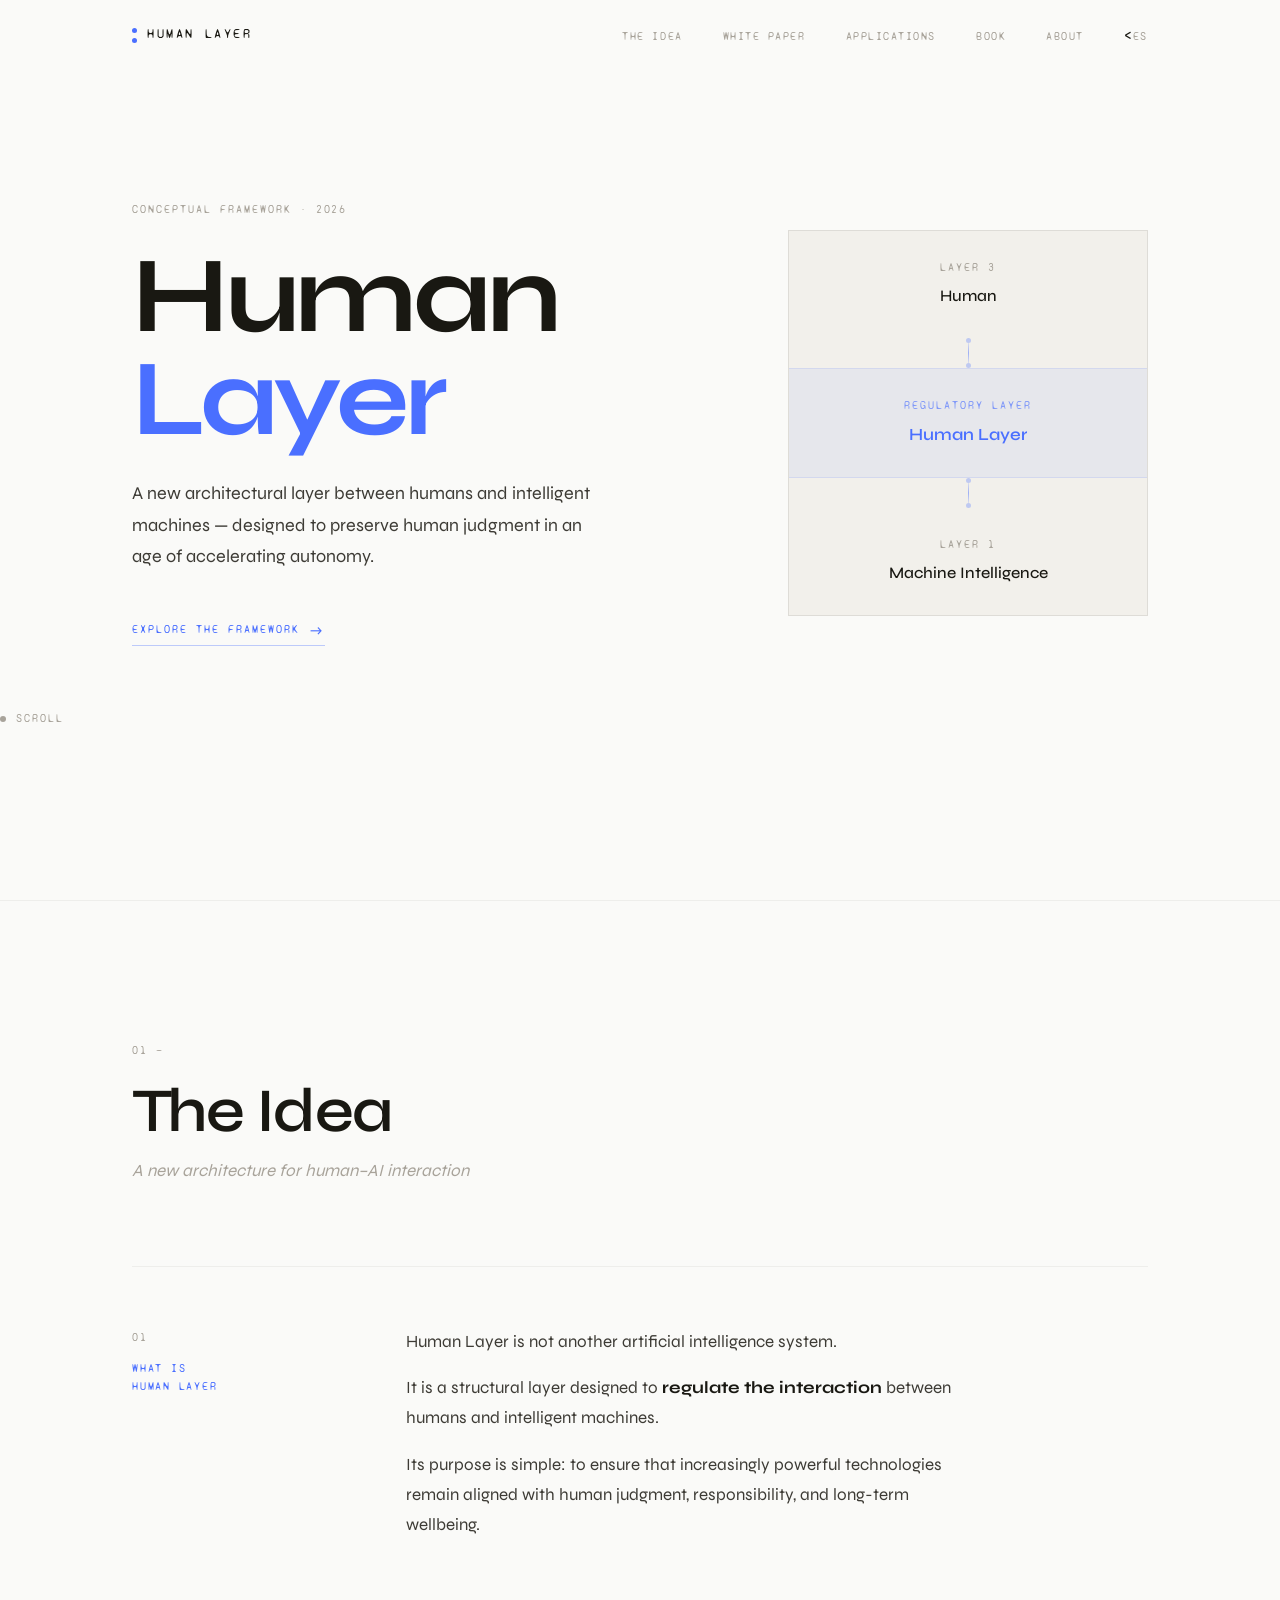
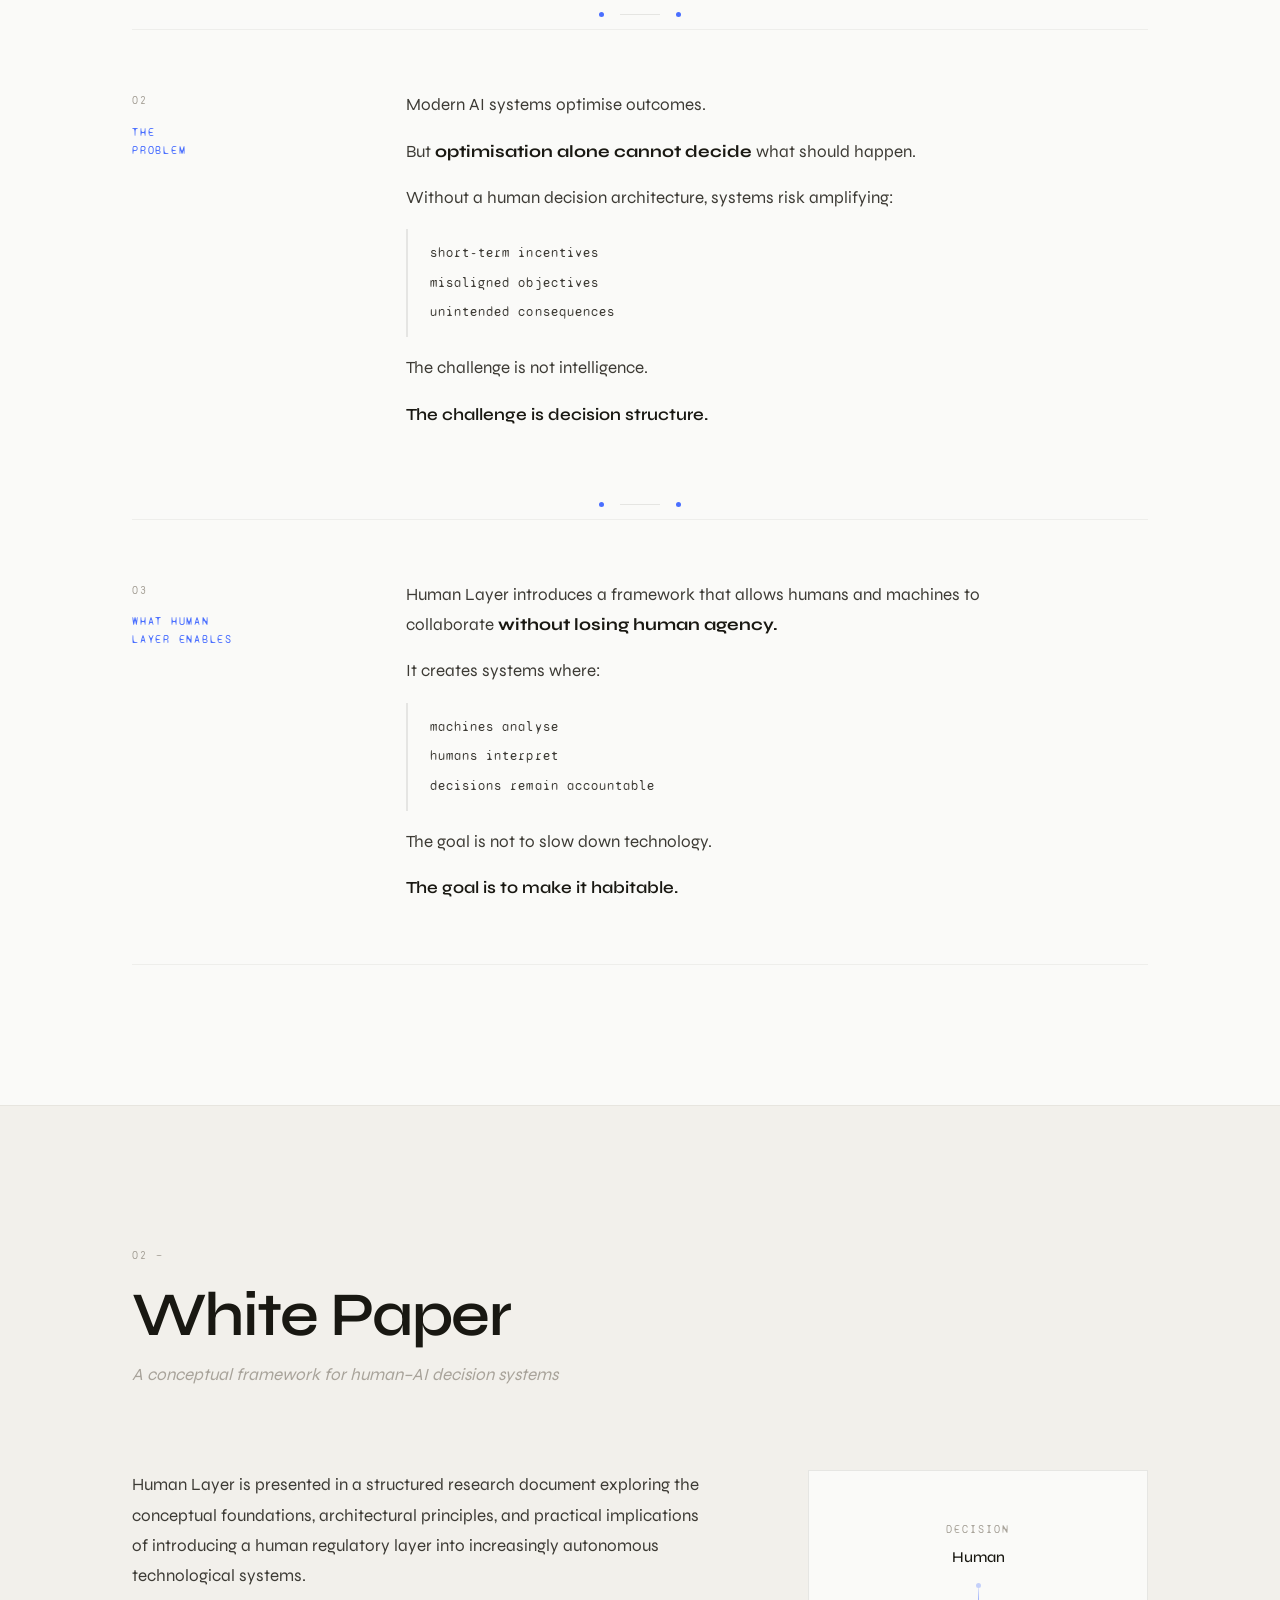
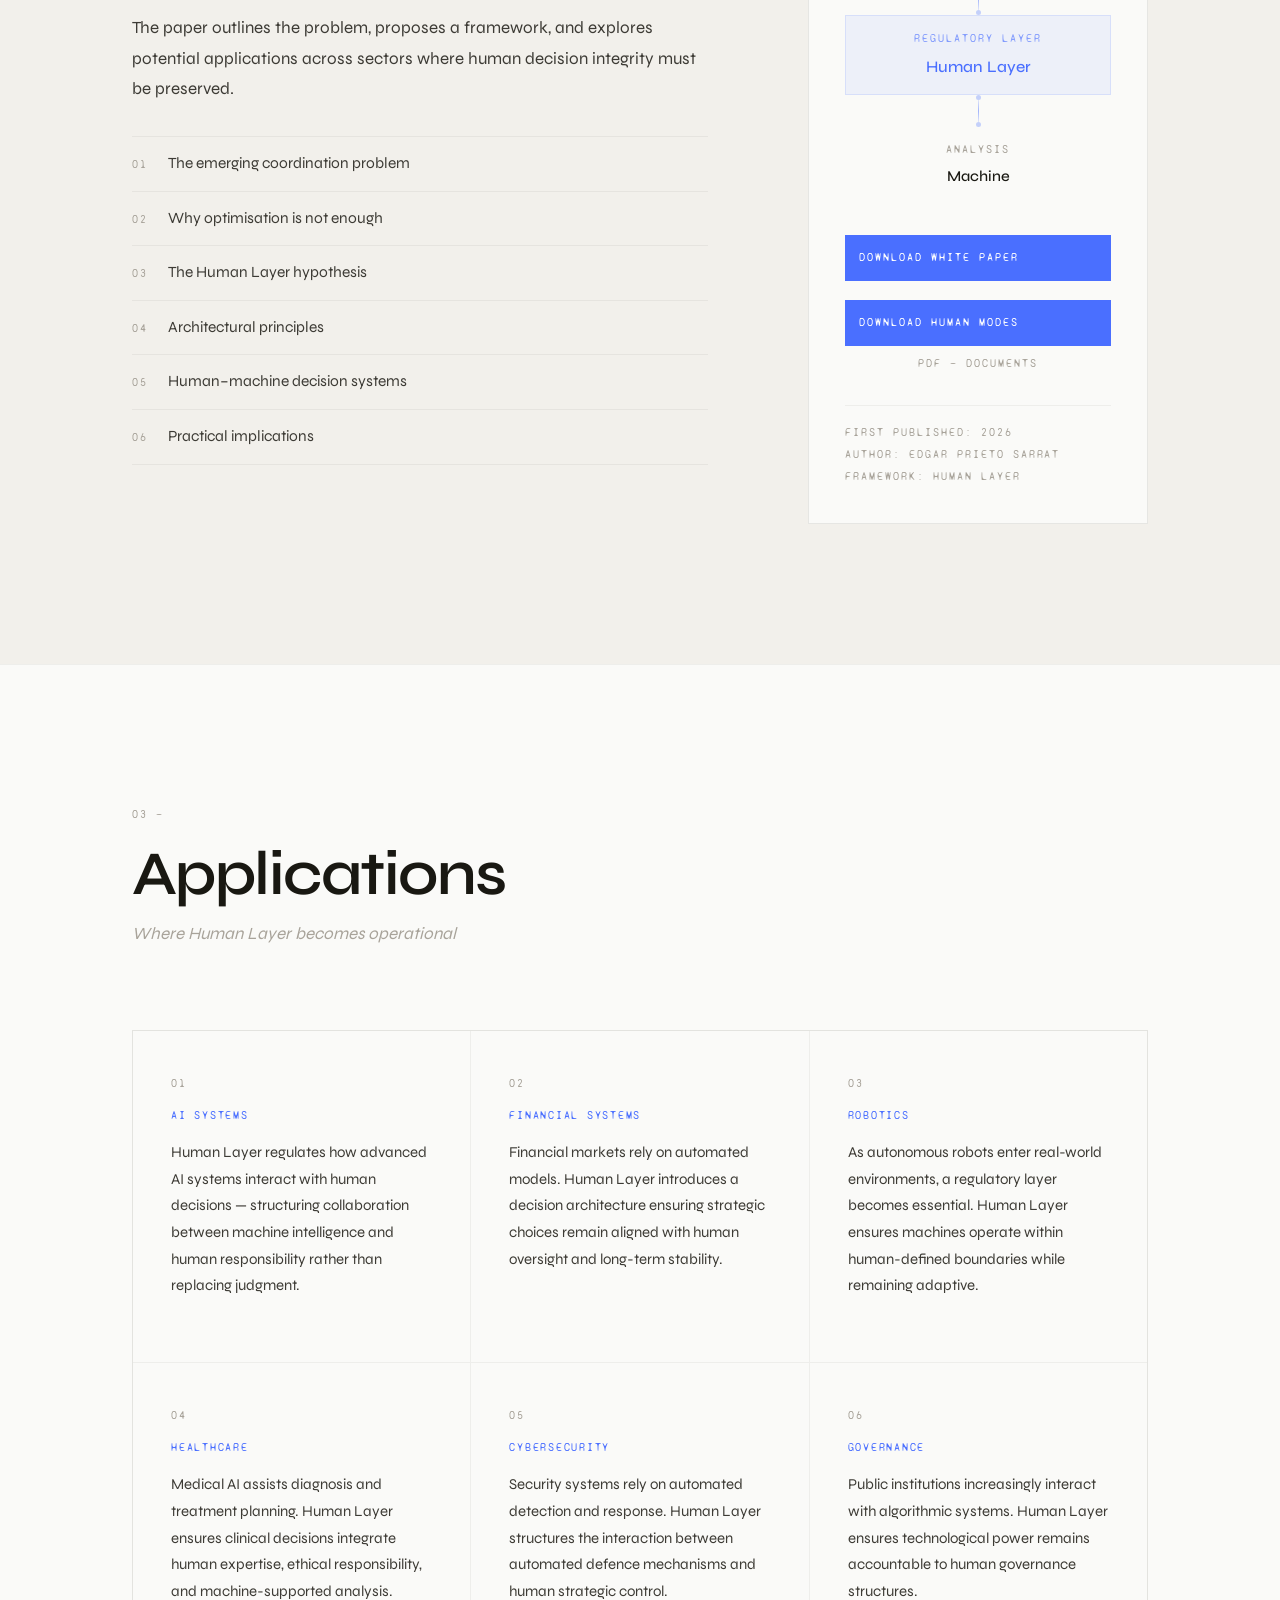
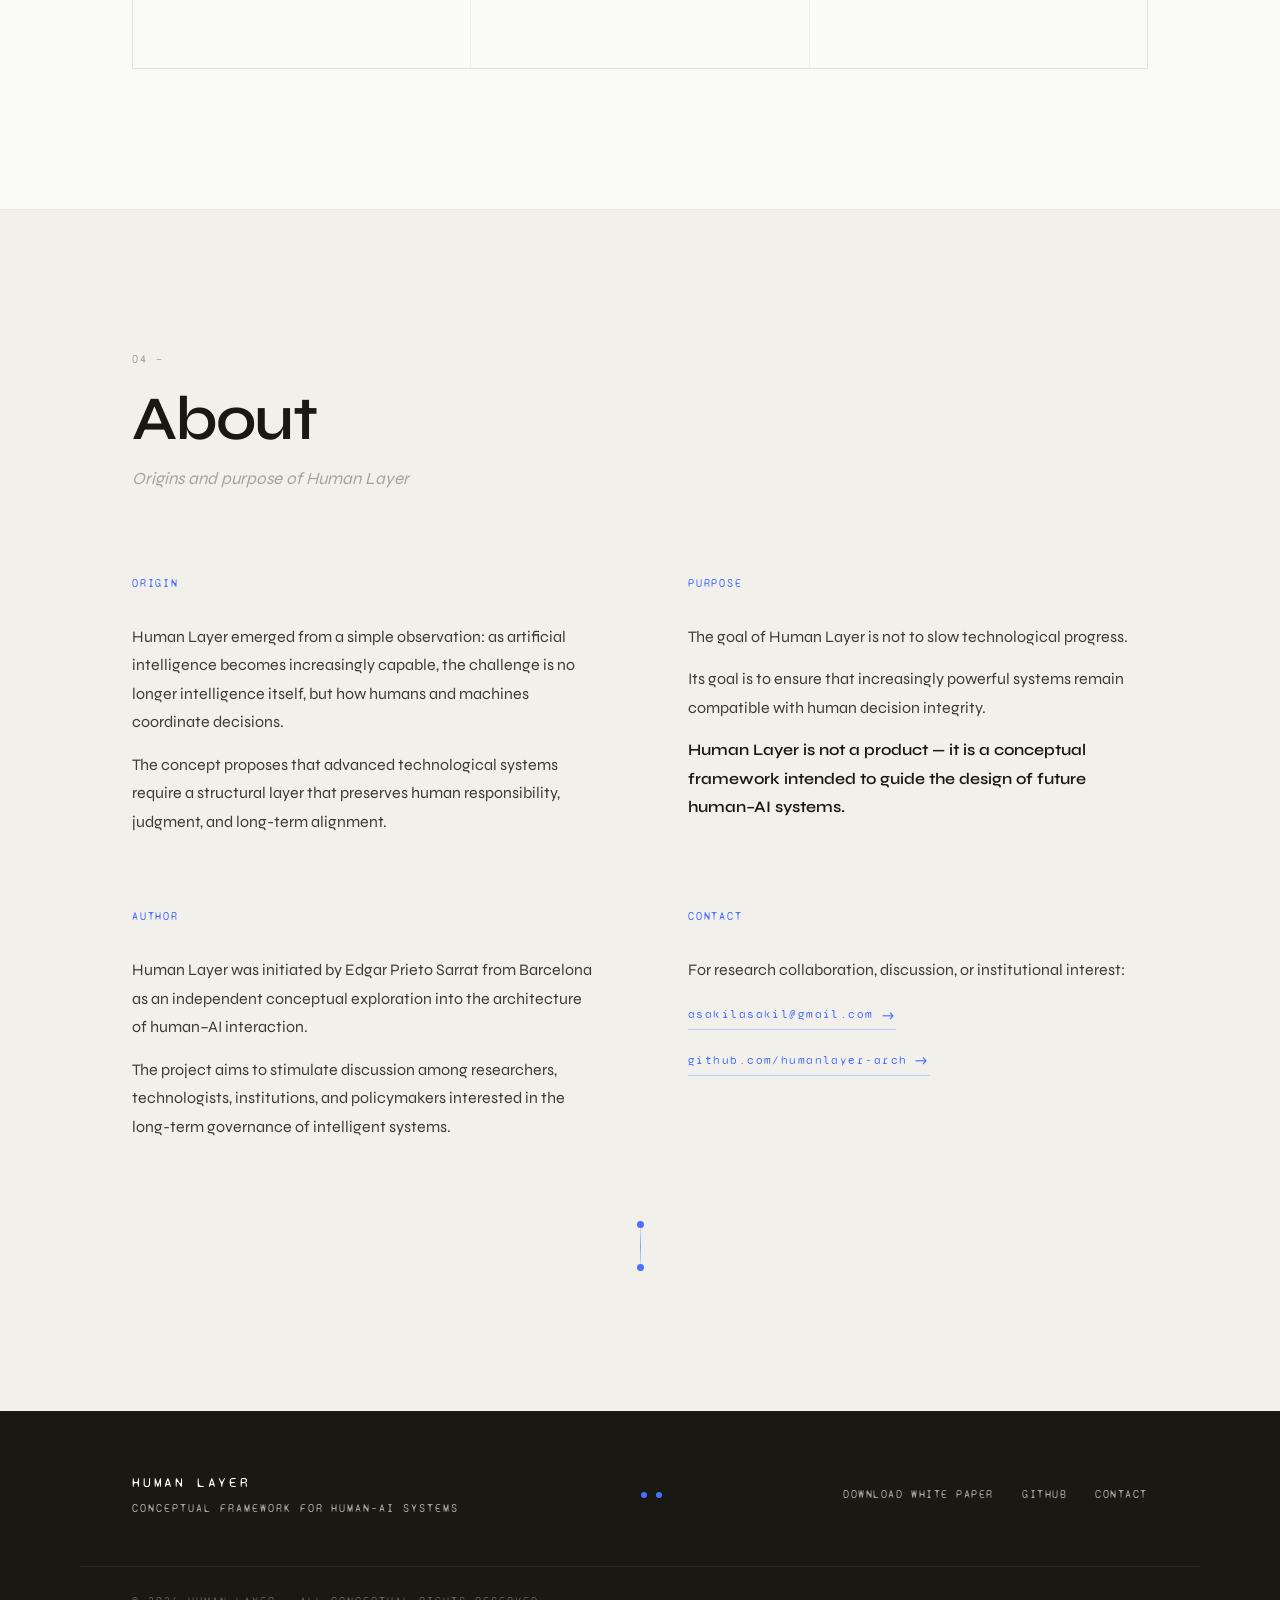
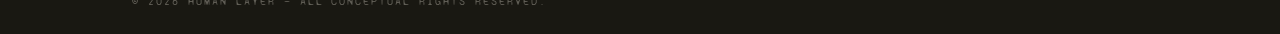
<file: index.html>
<!DOCTYPE html>
<html lang="en">
<head>
  <meta charset="UTF-8"/>
  <meta name="viewport" content="width=device-width, initial-scale=1.0"/>
  <meta name="description" content="Human Layer — A conceptual framework for human–AI decision systems."/>
  <meta property="og:title" content="Human Layer"/>
<meta property="og:description" content="Human Stability Architecture"/>
<meta property="og:image" content="https://humanlayer.tech/hl-logo.jpg"/>
<meta property="og:url" content="https://humanlayer.tech"/>
<meta property="og:type" content="website"/>
  <title>Human Layer</title>
  <link rel="preconnect" href="https://fonts.googleapis.com"/>
  <link href="https://fonts.googleapis.com/css2?family=Syne:wght@400;500;600;700&family=Syne+Mono&display=swap" rel="stylesheet"/>
  <link rel="stylesheet" href="styles.css"/>
</head>
<body>

  <canvas id="bg"></canvas>

  <!-- ─── NAV ─── -->
  <nav id="nav">
    <div class="nav-inner">
      <a href="#home" class="logo">
        <span class="logo-dots"><span class="ld"></span><span class="ld"></span></span>
        <span class="logo-name">Human Layer</span>
      </a>
      <ul class="nav-links">
        <li><a href="#idea">The Idea</a></li>
        <li><a href="Human-Layer-White-Paper.pdf" target="_blank">White Paper</a></li>
        <li><a href="#applications">Applications</a></li>
        <li><a href="Modos_Humanos EN.pdf" download>Book</a></li>
        <li><a href="#about">About</a></li>
        <li><<a href="es.html">ES</a></li>
      </ul>
      <button class="burger" id="burger" aria-label="Toggle menu">
        <span></span><span></span>
      </button>
    </div>
  </nav>

  <div class="mob-menu" id="mobMenu">
  <a href="#idea" class="mob-link">The Idea</a>
  <a href="Human-Layer-White-Paper.pdf" class="mob-link">White Paper</a>
  <a href="#applications" class="mob-link">Applications</a>
  <a href="Modos_Humanos EN.pdf" class="mob-link">Book</a>
  <a href="#about" class="mob-link">About</a>
  <a href="es.html" class="mob-link">ES</a>
</div>

  <!-- ─── HOME ─── -->
  <section id="home" class="s-home">
    <div class="wrap home-grid">

      <div class="home-copy">
        <p class="mono kicker reveal">Conceptual Framework · 2026</p>
        <h1 class="reveal d1">Human<br/><span class="blue">Layer</span></h1>
        <p class="lead reveal d2">
          A new architectural layer between humans and intelligent machines —
          designed to preserve human judgment in an age of accelerating autonomy.
        </p>
        <a href="#idea" class="cta reveal d3">Explore the framework <span class="arr">→</span></a>
      </div>

      <div class="arch-diagram reveal d2">
        <div class="ad-node">
          <span class="mono ad-tag">layer 3</span>
          <span class="ad-name">Human</span>
        </div>
        <div class="ad-bridge">
          <span class="adb-dot"></span>
          <span class="adb-line"></span>
          <span class="adb-dot"></span>
        </div>
        <div class="ad-node ad-hl">
          <span class="mono ad-tag">regulatory layer</span>
          <span class="ad-name">Human Layer</span>
        </div>
        <div class="ad-bridge">
          <span class="adb-dot"></span>
          <span class="adb-line"></span>
          <span class="adb-dot"></span>
        </div>
        <div class="ad-node">
          <span class="mono ad-tag">layer 1</span>
          <span class="ad-name">Machine Intelligence</span>
        </div>
      </div>

    </div>
    <div class="scroll-cue reveal d3">
      <span class="sc-dot"></span>
      <span class="mono">scroll</span>
    </div>
  </section>

  <!-- ─── THE IDEA ─── -->
  <section id="idea" class="s-idea">
    <div class="wrap">

      <header class="sec-head reveal">
        <p class="mono sec-n">01 —</p>
        <h2>The Idea</h2>
        <p class="sec-sub">A new architecture for human–AI interaction</p>
      </header>

      <div class="idea-row reveal">
        <div class="ir-label">
          <span class="mono ir-n">01</span>
          <h3>What is<br/>Human Layer</h3>
        </div>
        <div class="ir-body">
          <p>Human Layer is not another artificial intelligence system.</p>
          <p>It is a structural layer designed to <strong>regulate the interaction</strong> between humans and intelligent machines.</p>
          <p>Its purpose is simple: to ensure that increasingly powerful technologies remain aligned with human judgment, responsibility, and long-term wellbeing.</p>
        </div>
      </div>

      <div class="hl-sep reveal"><span class="sp-d"></span><span class="sp-l"></span><span class="sp-d"></span></div>

      <div class="idea-row reveal">
        <div class="ir-label">
          <span class="mono ir-n">02</span>
          <h3>The<br/>Problem</h3>
        </div>
        <div class="ir-body">
          <p>Modern AI systems optimise outcomes.</p>
          <p>But <strong>optimisation alone cannot decide</strong> what should happen.</p>
          <p>Without a human decision architecture, systems risk amplifying:</p>
          <ul class="idea-list">
            <li>short-term incentives</li>
            <li>misaligned objectives</li>
            <li>unintended consequences</li>
          </ul>
          <p>The challenge is not intelligence.</p>
          <p class="em">The challenge is decision structure.</p>
        </div>
      </div>

      <div class="hl-sep reveal"><span class="sp-d"></span><span class="sp-l"></span><span class="sp-d"></span></div>

      <div class="idea-row reveal">
        <div class="ir-label">
          <span class="mono ir-n">03</span>
          <h3>What Human<br/>Layer Enables</h3>
        </div>
        <div class="ir-body">
          <p>Human Layer introduces a framework that allows humans and machines to collaborate <strong>without losing human agency.</strong></p>
          <p>It creates systems where:</p>
          <ul class="idea-list">
            <li>machines analyse</li>
            <li>humans interpret</li>
            <li>decisions remain accountable</li>
          </ul>
          <p>The goal is not to slow down technology.</p>
          <p class="em">The goal is to make it habitable.</p>
        </div>
      </div>

    </div>
  </section>

  <!-- ─── WHITE PAPER ─── -->
  <section id="whitepaper" class="s-wp">
    <div class="wrap">

      <header class="sec-head reveal">
        <p class="mono sec-n">02 —</p>
        <h2>White Paper</h2>
        <p class="sec-sub">A conceptual framework for human–AI decision systems</p>
      </header>

      <div class="wp-grid">
        <div class="wp-left">
          <p class="reveal">Human Layer is presented in a structured research document exploring the conceptual foundations, architectural principles, and practical implications of introducing a human regulatory layer into increasingly autonomous technological systems.</p>
          <p class="reveal d1">The paper outlines the problem, proposes a framework, and explores potential applications across sectors where human decision integrity must be preserved.</p>

          <ol class="toc">
            <li class="reveal d1"><span class="mono tn">01</span>The emerging coordination problem</li>
            <li class="reveal d1"><span class="mono tn">02</span>Why optimisation is not enough</li>
            <li class="reveal d2"><span class="mono tn">03</span>The Human Layer hypothesis</li>
            <li class="reveal d2"><span class="mono tn">04</span>Architectural principles</li>
            <li class="reveal d3"><span class="mono tn">05</span>Human–machine decision systems</li>
            <li class="reveal d3"><span class="mono tn">06</span>Practical implications</li>
          </ol>
        </div>

        <div class="wp-card reveal d2">
          <div class="vdiag">
            <div class="vd-node"><span class="mono vd-tag">decision</span><span class="vd-name">Human</span></div>
            <div class="vd-bridge"><span class="vdb-d"></span><span class="vdb-l"></span><span class="vdb-d"></span></div>
            <div class="vd-node vd-hl"><span class="mono vd-tag">regulatory layer</span><span class="vd-name">Human Layer</span></div>
            <div class="vd-bridge"><span class="vdb-d"></span><span class="vdb-l"></span><span class="vdb-d"></span></div>
            <div class="vd-node"><span class="mono vd-tag">analysis</span><span class="vd-name">Machine</span></div>
          </div>
          <div class="wp-dl">
  <a href="Human-Layer-White-Paper.pdf" target="_blank" class="btn-dl">
    Download White Paper
  </a>

  <a href="Modos_Humanos EN.pdf" download class="btn-dl" style="margin-top:10px;">
    Download Human Modes
  </a>

  <span class="mono dl-sub">PDF — Documents</span>
</div>
          <div class="wp-meta">
            <span class="mono">First published: 2026</span>
            <span class="mono">Author: Edgar Prieto Sarrat</span>
            <span class="mono">Framework: Human Layer</span>
          </div>
        </div>
      </div>

    </div>
  </section>

  <!-- ─── APPLICATIONS ─── -->
  <section id="applications" class="s-apps">
    <div class="wrap">

      <header class="sec-head reveal">
        <p class="mono sec-n">03 —</p>
        <h2>Applications</h2>
        <p class="sec-sub">Where Human Layer becomes operational</p>
      </header>

      <div class="apps-grid">
        <div class="app-card reveal d1"><span class="mono ac-n">01</span><h3>AI Systems</h3><p>Human Layer regulates how advanced AI systems interact with human decisions — structuring collaboration between machine intelligence and human responsibility rather than replacing judgment.</p><span class="ac-pip"></span></div>
        <div class="app-card reveal d1"><span class="mono ac-n">02</span><h3>Financial Systems</h3><p>Financial markets rely on automated models. Human Layer introduces a decision architecture ensuring strategic choices remain aligned with human oversight and long-term stability.</p><span class="ac-pip"></span></div>
        <div class="app-card reveal d2"><span class="mono ac-n">03</span><h3>Robotics</h3><p>As autonomous robots enter real-world environments, a regulatory layer becomes essential. Human Layer ensures machines operate within human-defined boundaries while remaining adaptive.</p><span class="ac-pip"></span></div>
        <div class="app-card reveal d2"><span class="mono ac-n">04</span><h3>Healthcare</h3><p>Medical AI assists diagnosis and treatment planning. Human Layer ensures clinical decisions integrate human expertise, ethical responsibility, and machine-supported analysis.</p><span class="ac-pip"></span></div>
        <div class="app-card reveal d3"><span class="mono ac-n">05</span><h3>Cybersecurity</h3><p>Security systems rely on automated detection and response. Human Layer structures the interaction between automated defence mechanisms and human strategic control.</p><span class="ac-pip"></span></div>
        <div class="app-card reveal d3"><span class="mono ac-n">06</span><h3>Governance</h3><p>Public institutions increasingly interact with algorithmic systems. Human Layer ensures technological power remains accountable to human governance structures.</p><span class="ac-pip"></span></div>
      </div>

    </div>
  </section>

  <!-- ─── ABOUT ─── -->
  <section id="about" class="s-about">
    <div class="wrap">

      <header class="sec-head reveal">
        <p class="mono sec-n">04 —</p>
        <h2>About</h2>
        <p class="sec-sub">Origins and purpose of Human Layer</p>
      </header>

      <div class="about-grid">

        <div class="about-block reveal d1">
          <h3>Origin</h3>
          <p>Human Layer emerged from a simple observation: as artificial intelligence becomes increasingly capable, the challenge is no longer intelligence itself, but how humans and machines coordinate decisions.</p>
          <p>The concept proposes that advanced technological systems require a structural layer that preserves human responsibility, judgment, and long-term alignment.</p>
        </div>

        <div class="about-block reveal d2">
          <h3>Purpose</h3>
          <p>The goal of Human Layer is not to slow technological progress.</p>
          <p>Its goal is to ensure that increasingly powerful systems remain compatible with human decision integrity.</p>
          <p class="em">Human Layer is not a product — it is a conceptual framework intended to guide the design of future human–AI systems.</p>
        </div>

        <div class="about-block reveal d2">
          <h3>Author</h3>
          <p>Human Layer was initiated by Edgar Prieto Sarrat from Barcelona as an independent conceptual exploration into the architecture of human–AI interaction.</p>
          <p>The project aims to stimulate discussion among researchers, technologists, institutions, and policymakers interested in the long-term governance of intelligent systems.</p>
        </div>

        <div class="about-block reveal d3">
          <h3>Contact</h3>
          <p>For research collaboration, discussion, or institutional interest:</p>
          <a href="mailto:asakilasakil@gmail.com" class="ext-link">asakilasakil@gmail.com <span class="arr">→</span></a>
          <a href="https://github.com/humanlayer-arch" target="_blank" rel="noopener" class="ext-link">github.com/humanlayer-arch <span class="arr">→</span></a>
        </div>

      </div>

      <div class="about-close reveal">
        <span class="acd"></span>
        <span class="acl"></span>
        <span class="acd"></span>
      </div>

    </div>
  </section>

  <!-- ─── FOOTER ─── -->
  <footer>
    <div class="wrap ft-row">
      <div class="ft-brand">
        <span class="ft-name">Human Layer</span>
        <span class="mono ft-desc">Conceptual framework for human–AI systems</span>
      </div>
      <div class="ft-dots"><span class="ftd"></span><span class="ftd"></span></div>
      <nav class="ft-nav">
        <a href="Human-Layer-White-Paper.pdf" target="_blank">
        Download White Paper
        </a>
        <a href="https://github.com/humanlayer-arch" target="_blank">GitHub</a>
        <a href="mailto:asakilasakil@gmail.com">Contact</a>
      </nav>
    </div>
    <div class="wrap ft-copy">
      <span class="mono">© 2026 Human Layer — All conceptual rights reserved.</span>
    </div>
  </footer>

  <script src="script.js"></script>
</body>
</html>
</file>
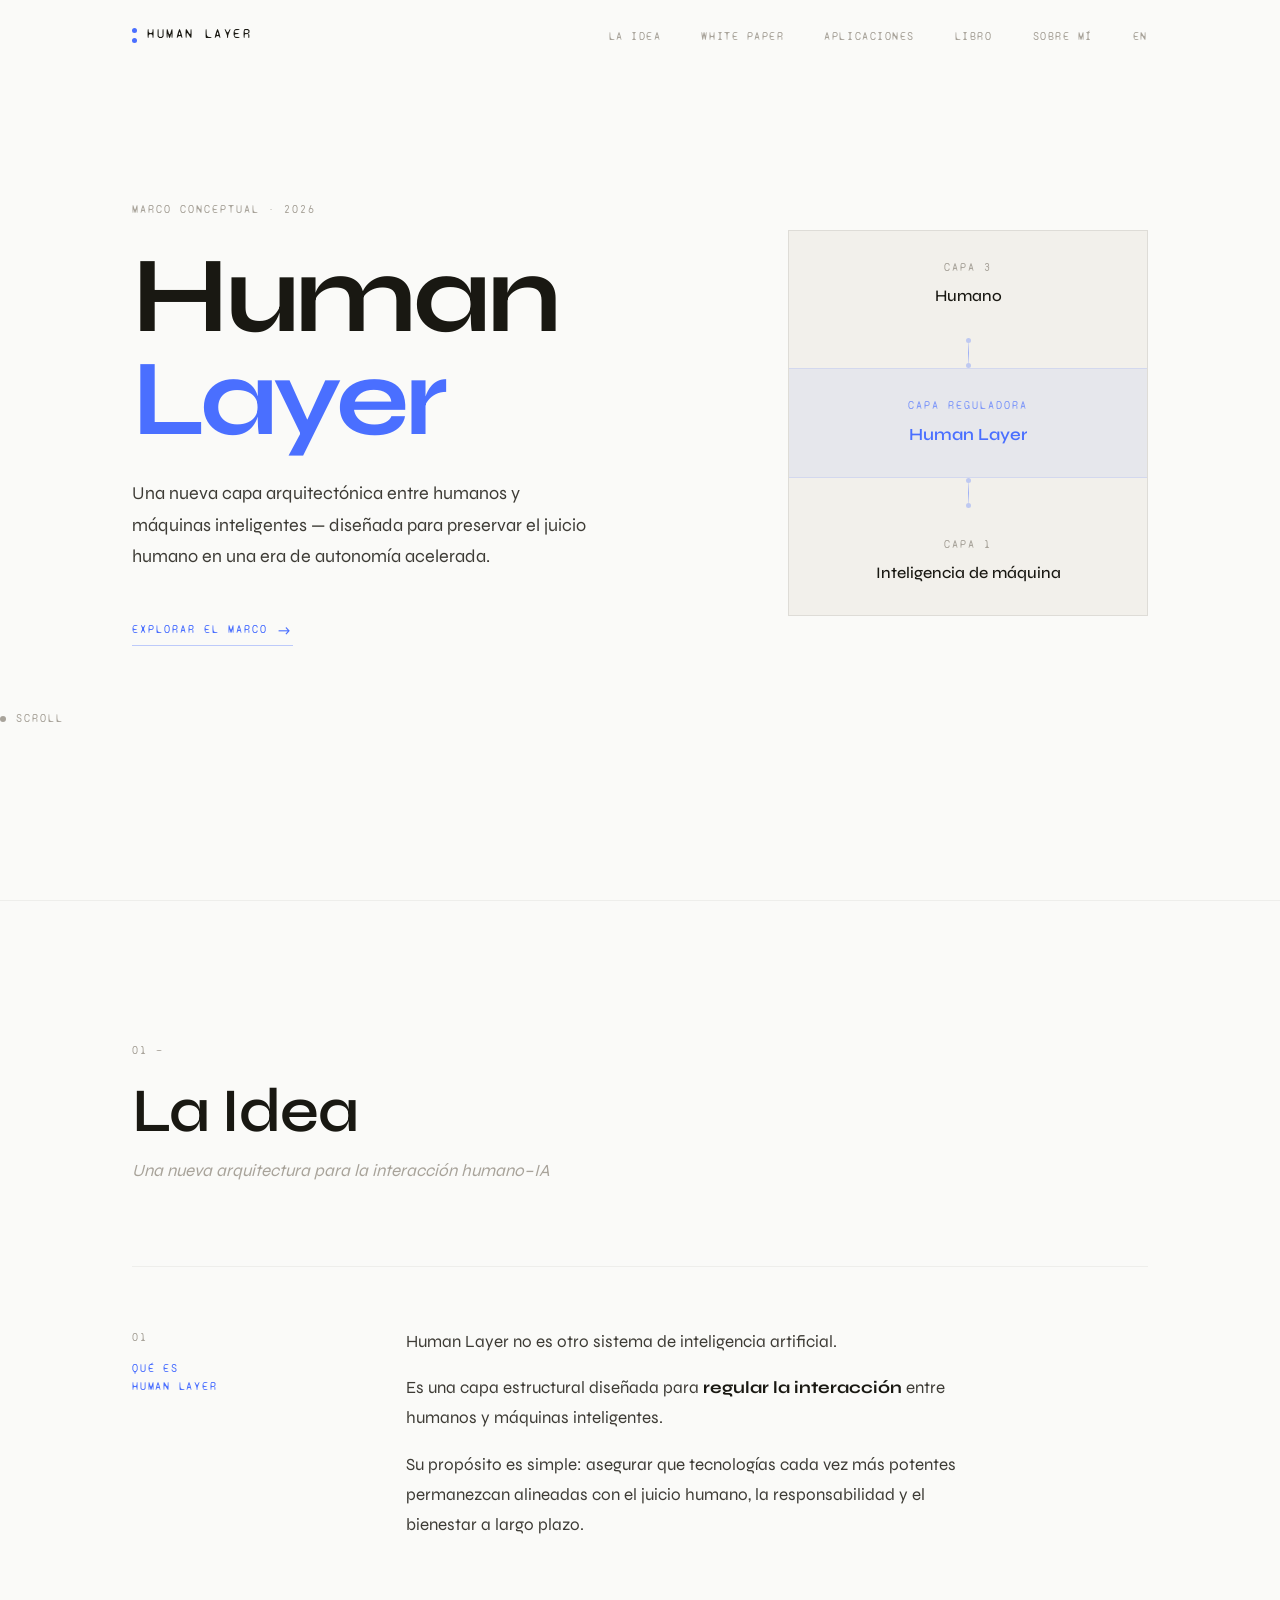
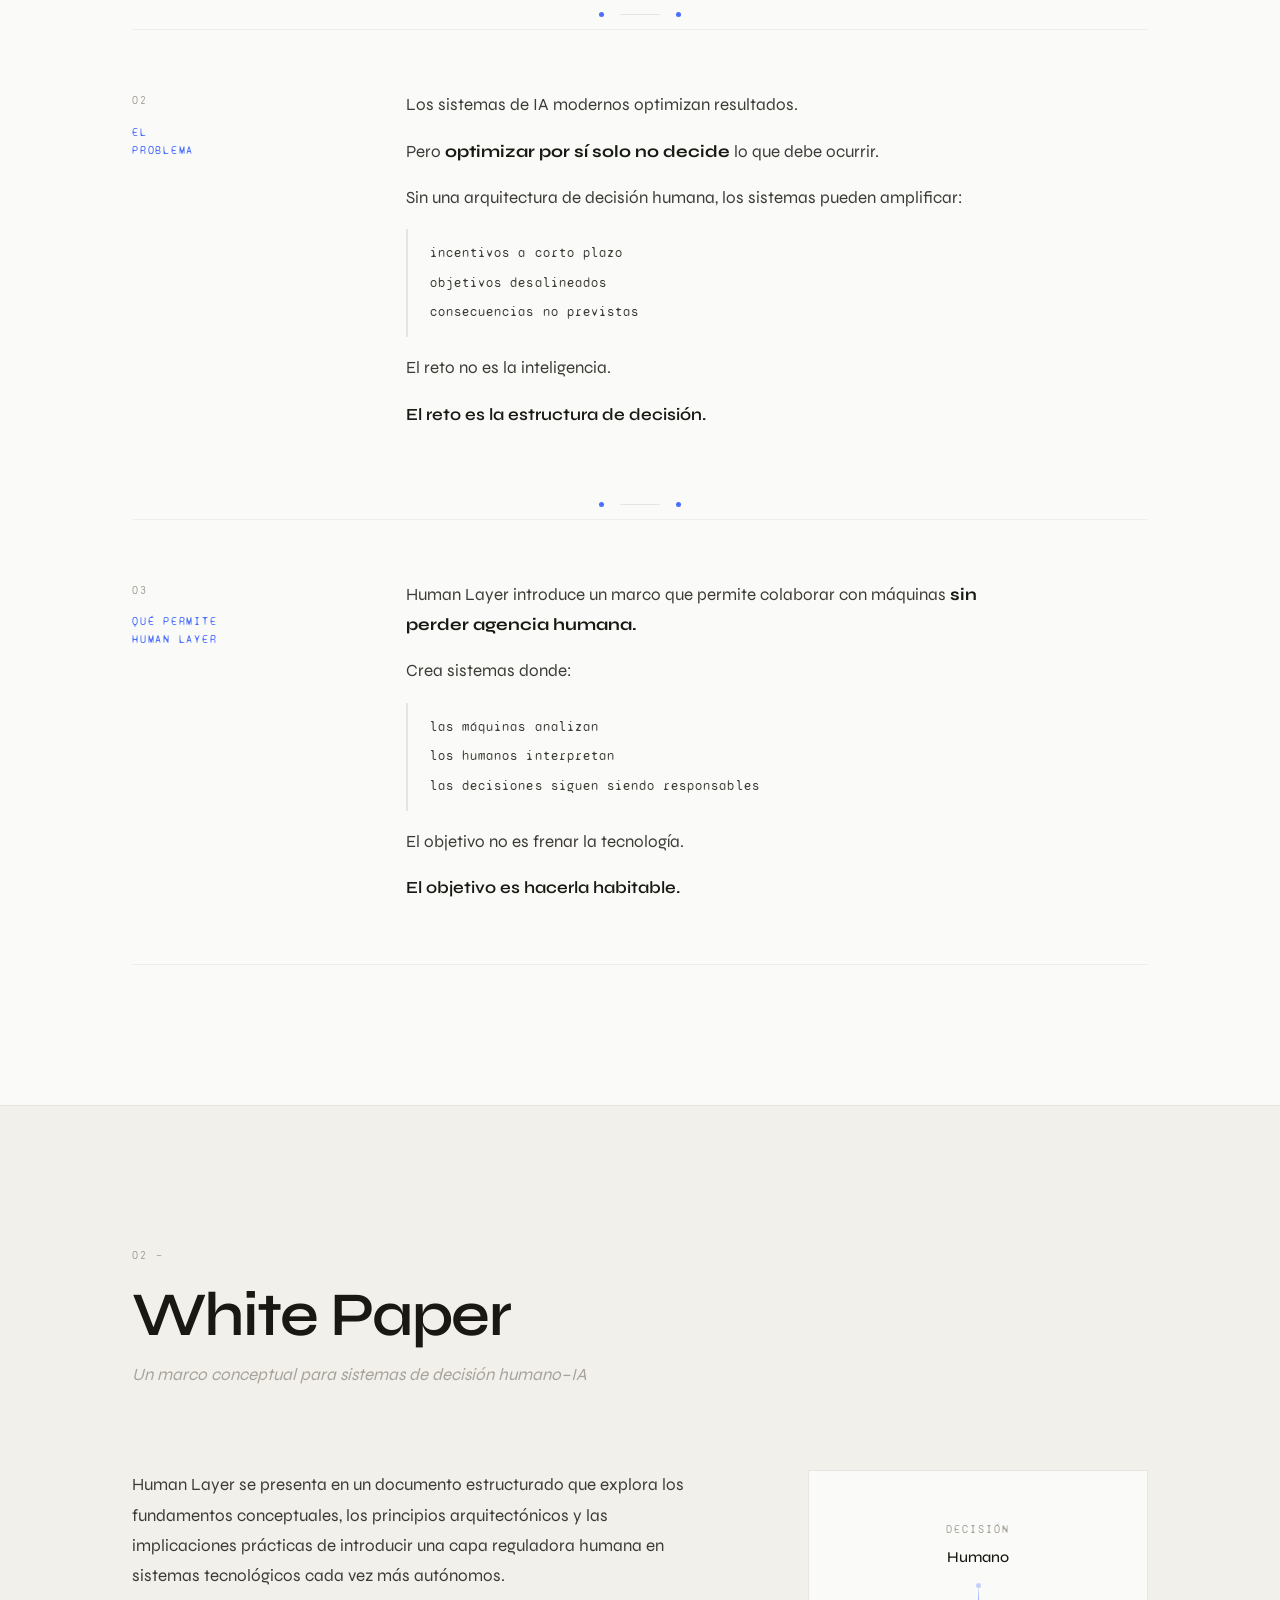
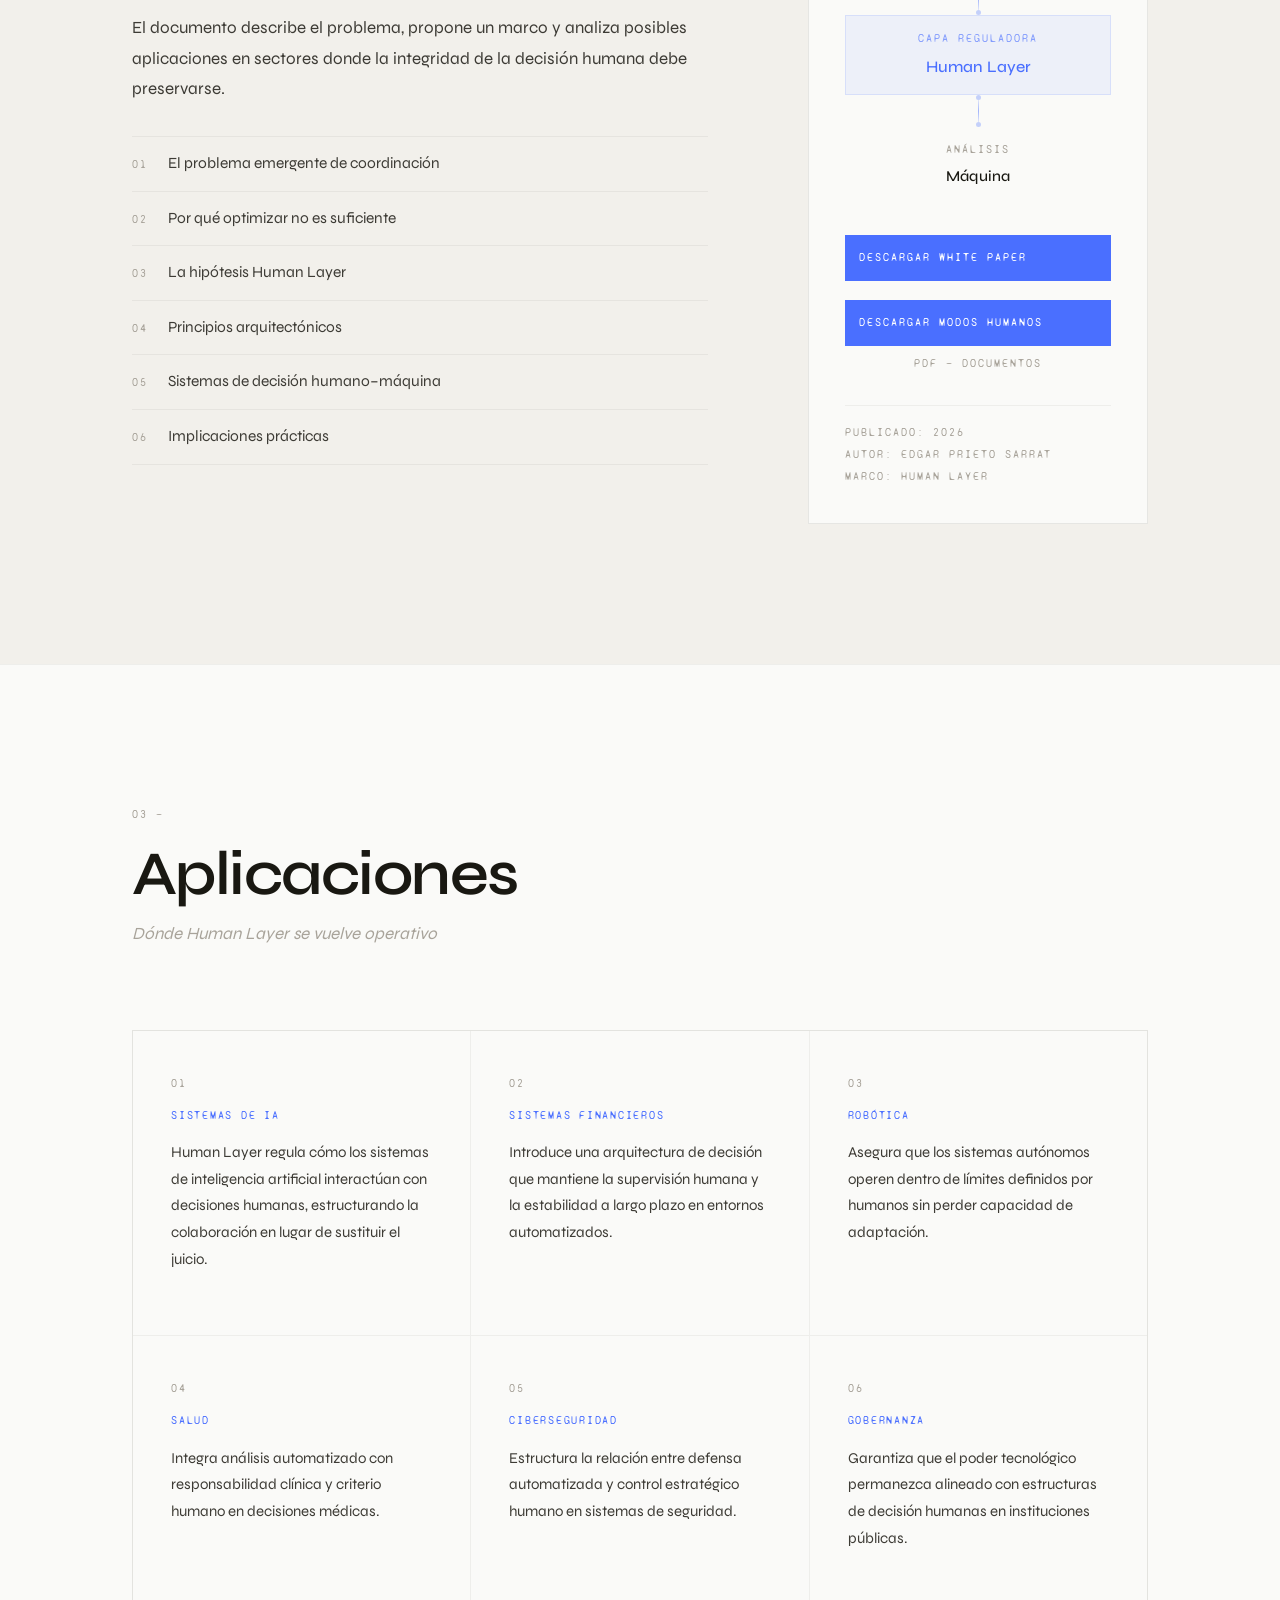
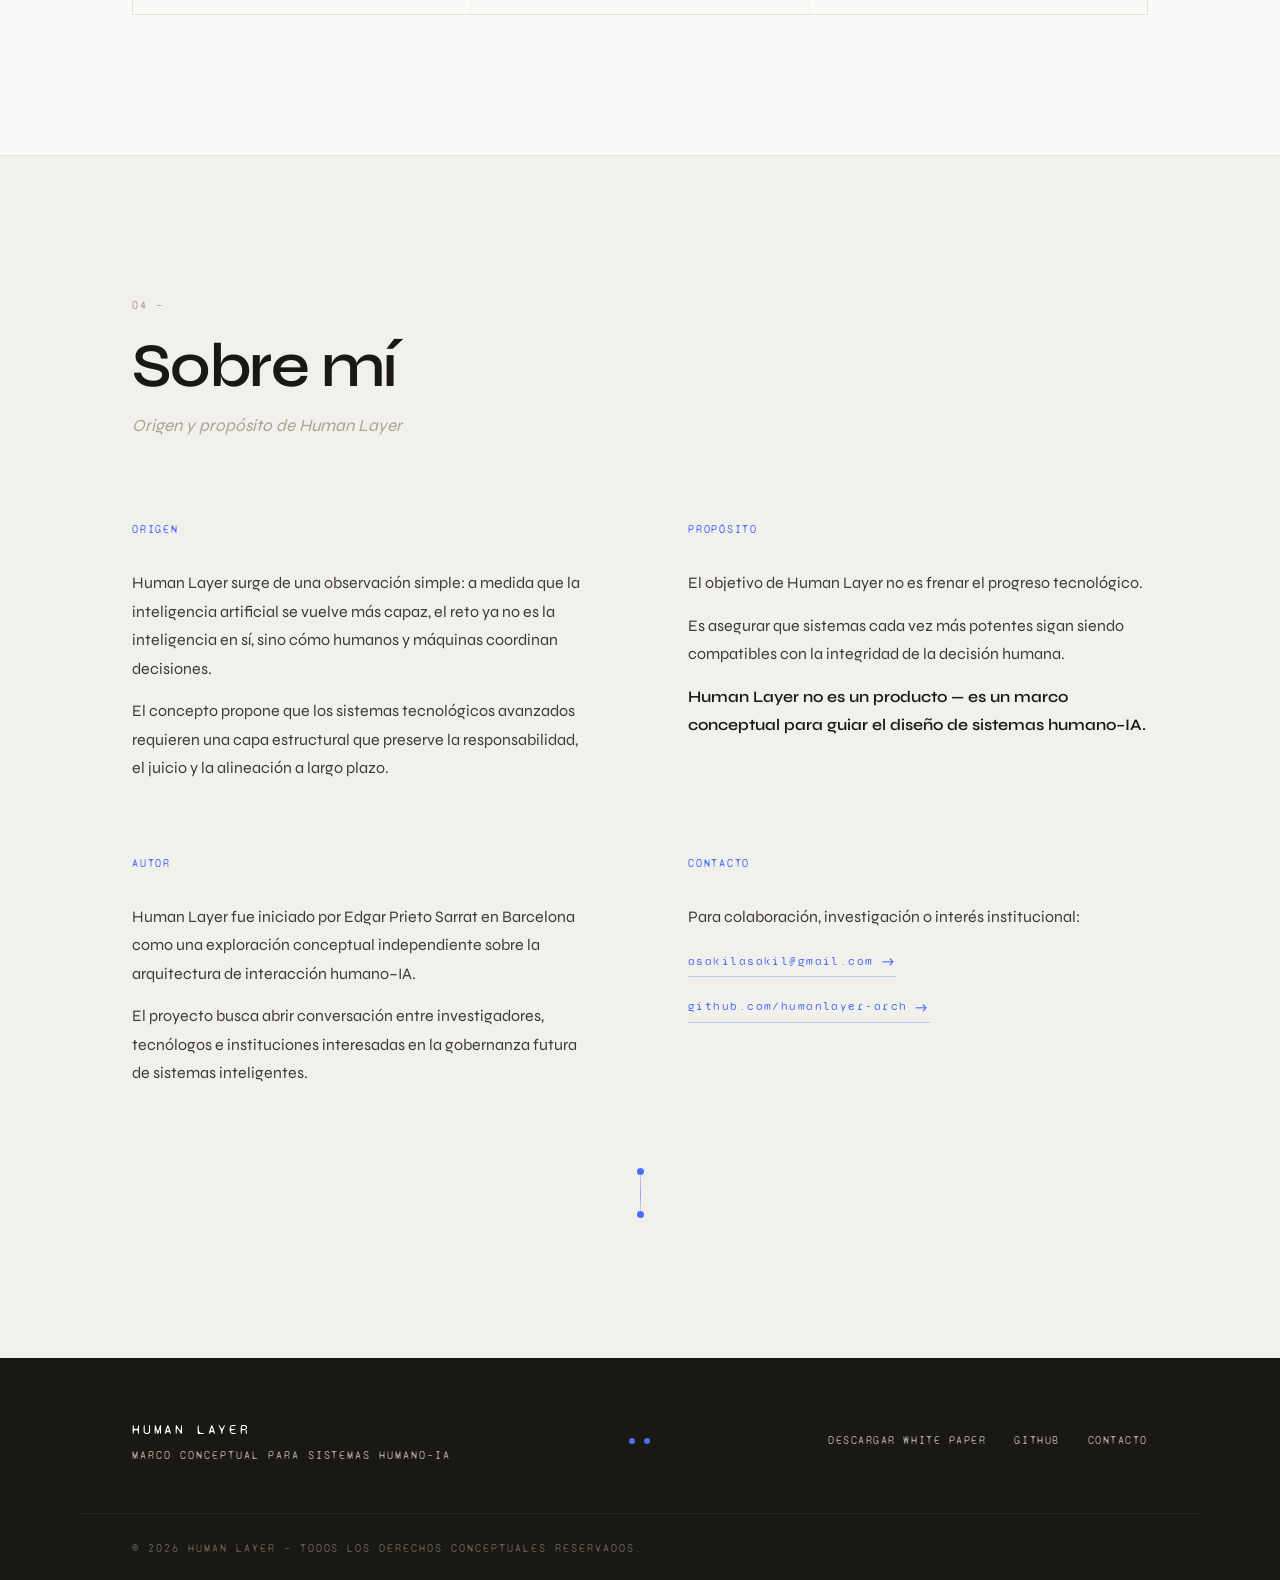
<file: es.html>
<!DOCTYPE html>
<html lang="es">
<head>
  <meta charset="UTF-8"/>
  <meta name="viewport" content="width=device-width, initial-scale=1.0"/>
  <meta name="description" content="Human Layer — Un marco conceptual para sistemas de decisión humano–IA."/>
  <meta property="og:title" content="Human Layer"/>
<meta property="og:description" content="Human Stability Architecture"/>
<meta property="og:image" content="https://humanlayer.tech/hl-logo.jpg"/>
<meta property="og:url" content="https://humanlayer.tech"/>
<meta property="og:type" content="website"/>
  <title>Human Layer</title>
  <link rel="preconnect" href="https://fonts.googleapis.com"/>
  <link href="https://fonts.googleapis.com/css2?family=Syne:wght@400;500;600;700&family=Syne+Mono&display=swap" rel="stylesheet"/>
  <link rel="stylesheet" href="styles.css"/>
</head>
<body>

  <canvas id="bg"></canvas>

  <!-- ─── NAV ─── -->
  <nav id="nav">
    <div class="nav-inner">
      <a href="#home" class="logo">
        <span class="logo-dots"><span class="ld"></span><span class="ld"></span></span>
        <span class="logo-name">Human Layer</span>
      </a>
      <ul class="nav-links">
        <li><a href="#idea">La Idea</a></li>
        <li><a href="White Paper HL (es).pdf" target="_blank">White Paper</a></li>
        <li><a href="#applications">Aplicaciones</a></li>
        <li><a href="Modos_Humanos.pdf" download>Libro</a></li>
        <li><a href="#about">Sobre mí</a></li>
        <li><a href="index.html">EN</a></li>
      </ul>
      <button class="burger" id="burger" aria-label="Toggle menu">
        <span></span><span></span>
      </button>
    </div>
  </nav>

  <div class="mob-menu" id="mobMenu">
  <a href="#idea" class="mob-link">La Idea</a>
  <a href="White Paper HL (es).pdf" class="mob-link">White Paper</a>
  <a href="#applications" class="mob-link">Aplicaciones</a>
  <a href="Modos_Humanos.pdf" class="mob-link">Libro</a>
  <a href="#about" class="mob-link">Sobre Mí</a>
  <a href="index.html" class="mob-link">EN</a>
</div>

  <!-- ─── HOME ─── -->
  <section id="home" class="s-home">
    <div class="wrap home-grid">

      <div class="home-copy">
        <p class="mono kicker reveal">Marco conceptual · 2026</p>
        <h1 class="reveal d1">Human<br/><span class="blue">Layer</span></h1>
        <p class="lead reveal d2">
          Una nueva capa arquitectónica entre humanos y máquinas inteligentes —
          diseñada para preservar el juicio humano en una era de autonomía acelerada.
        </p>
        <a href="#idea" class="cta reveal d3">Explorar el marco <span class="arr">→</span></a>
      </div>
      <div class="arch-diagram reveal d2">
        <div class="ad-node">
          <span class="mono ad-tag">capa 3</span>
          <span class="ad-name">Humano</span>
        </div>
        <div class="ad-bridge">
          <span class="adb-dot"></span>
          <span class="adb-line"></span>
          <span class="adb-dot"></span>
        </div>
        <div class="ad-node ad-hl">
          <span class="mono ad-tag">capa reguladora</span>
          <span class="ad-name">Human Layer</span>
        </div>
        <div class="ad-bridge">
          <span class="adb-dot"></span>
          <span class="adb-line"></span>
          <span class="adb-dot"></span>
        </div>
        <div class="ad-node">
          <span class="mono ad-tag">capa 1</span>
          <span class="ad-name">Inteligencia de máquina</span>
        </div>
      </div>

    </div>
    <div class="scroll-cue reveal d3">
      <span class="sc-dot"></span>
      <span class="mono">scroll</span>
    </div>
  </section>

  <!-- ─── LA IDEA ─── -->
  <section id="idea" class="s-idea">
    <div class="wrap">

      <header class="sec-head reveal">
        <p class="mono sec-n">01 —</p>
        <h2>La Idea</h2>
        <p class="sec-sub">Una nueva arquitectura para la interacción humano–IA</p>
      </header>

      <div class="idea-row reveal">
        <div class="ir-label">
          <span class="mono ir-n">01</span>
          <h3>Qué es<br/>Human Layer</h3>
        </div>
        <div class="ir-body">
          <p>Human Layer no es otro sistema de inteligencia artificial.</p>
          <p>Es una capa estructural diseñada para <strong>regular la interacción</strong> entre humanos y máquinas inteligentes.</p>
          <p>Su propósito es simple: asegurar que tecnologías cada vez más potentes permanezcan alineadas con el juicio humano, la responsabilidad y el bienestar a largo plazo.</p>
        </div>
      </div>

      <div class="hl-sep reveal"><span class="sp-d"></span><span class="sp-l"></span><span class="sp-d"></span></div>

      <div class="idea-row reveal">
        <div class="ir-label">
          <span class="mono ir-n">02</span>
          <h3>El<br/>problema</h3>
        </div>
        <div class="ir-body">
          <p>Los sistemas de IA modernos optimizan resultados.</p>
          <p>Pero <strong>optimizar por sí solo no decide</strong> lo que debe ocurrir.</p>
          <p>Sin una arquitectura de decisión humana, los sistemas pueden amplificar:</p>
          <ul class="idea-list">
            <li>incentivos a corto plazo</li>
            <li>objetivos desalineados</li>
            <li>consecuencias no previstas</li>
          </ul>
          <p>El reto no es la inteligencia.</p>
          <p class="em">El reto es la estructura de decisión.</p>
        </div>
      </div>

      <div class="hl-sep reveal"><span class="sp-d"></span><span class="sp-l"></span><span class="sp-d"></span></div>

      <div class="idea-row reveal">
        <div class="ir-label">
          <span class="mono ir-n">03</span>
          <h3>Qué permite<br/>Human Layer</h3>
        </div>
        <div class="ir-body">
          <p>Human Layer introduce un marco que permite colaborar con máquinas <strong>sin perder agencia humana.</strong></p>
          <p>Crea sistemas donde:</p>
          <ul class="idea-list">
            <li>las máquinas analizan</li>
            <li>los humanos interpretan</li>
            <li>las decisiones siguen siendo responsables</li>
          </ul>
          <p>El objetivo no es frenar la tecnología.</p>
          <p class="em">El objetivo es hacerla habitable.</p>
        </div>
      </div>

    </div>
  </section>
  <!-- ─── WHITE PAPER ─── -->
  <section id="whitepaper" class="s-wp">
    <div class="wrap">

      <header class="sec-head reveal">
        <p class="mono sec-n">02 —</p>
        <h2>White Paper</h2>
        <p class="sec-sub">Un marco conceptual para sistemas de decisión humano–IA</p>
      </header>

      <div class="wp-grid">
        <div class="wp-left">
          <p class="reveal">
            Human Layer se presenta en un documento estructurado que explora los fundamentos conceptuales, los principios arquitectónicos y las implicaciones prácticas de introducir una capa reguladora humana en sistemas tecnológicos cada vez más autónomos.
          </p>
          <p class="reveal d1">
            El documento describe el problema, propone un marco y analiza posibles aplicaciones en sectores donde la integridad de la decisión humana debe preservarse.
          </p>

          <ol class="toc">
            <li class="reveal d1"><span class="mono tn">01</span>El problema emergente de coordinación</li>
            <li class="reveal d1"><span class="mono tn">02</span>Por qué optimizar no es suficiente</li>
            <li class="reveal d2"><span class="mono tn">03</span>La hipótesis Human Layer</li>
            <li class="reveal d2"><span class="mono tn">04</span>Principios arquitectónicos</li>
            <li class="reveal d3"><span class="mono tn">05</span>Sistemas de decisión humano–máquina</li>
            <li class="reveal d3"><span class="mono tn">06</span>Implicaciones prácticas</li>
          </ol>
        </div>

        <div class="wp-card reveal d2">
          <div class="vdiag">
            <div class="vd-node">
              <span class="mono vd-tag">decisión</span>
              <span class="vd-name">Humano</span>
            </div>
            <div class="vd-bridge">
              <span class="vdb-d"></span><span class="vdb-l"></span><span class="vdb-d"></span>
            </div>
            <div class="vd-node vd-hl">
              <span class="mono vd-tag">capa reguladora</span>
              <span class="vd-name">Human Layer</span>
            </div>
            <div class="vd-bridge">
              <span class="vdb-d"></span><span class="vdb-l"></span><span class="vdb-d"></span>
            </div>
            <div class="vd-node">
              <span class="mono vd-tag">análisis</span>
              <span class="vd-name">Máquina</span>
            </div>
          </div>

          <div class="wp-dl">
            <a href="White Paper HL (es).pdf" target="_blank" class="btn-dl">
              Descargar White Paper
            </a>

            <a href="Modos_Humanos.pdf" download class="btn-dl" style="margin-top:10px;">
              Descargar Modos Humanos
            </a>

            <span class="mono dl-sub">PDF — Documentos</span>
          </div>

          <div class="wp-meta">
            <span class="mono">Publicado: 2026</span>
            <span class="mono">Autor: Edgar Prieto Sarrat</span>
            <span class="mono">Marco: Human Layer</span>
          </div>
        </div>
      </div>

    </div>
  </section>
  <!-- ─── APLICACIONES ─── -->
  <section id="applications" class="s-apps">
    <div class="wrap">

      <header class="sec-head reveal">
        <p class="mono sec-n">03 —</p>
        <h2>Aplicaciones</h2>
        <p class="sec-sub">Dónde Human Layer se vuelve operativo</p>
      </header>

      <div class="apps-grid">
        <div class="app-card reveal d1">
          <span class="mono ac-n">01</span>
          <h3>Sistemas de IA</h3>
          <p>Human Layer regula cómo los sistemas de inteligencia artificial interactúan con decisiones humanas, estructurando la colaboración en lugar de sustituir el juicio.</p>
          <span class="ac-pip"></span>
        </div>

        <div class="app-card reveal d1">
          <span class="mono ac-n">02</span>
          <h3>Sistemas financieros</h3>
          <p>Introduce una arquitectura de decisión que mantiene la supervisión humana y la estabilidad a largo plazo en entornos automatizados.</p>
          <span class="ac-pip"></span>
        </div>

        <div class="app-card reveal d2">
          <span class="mono ac-n">03</span>
          <h3>Robótica</h3>
          <p>Asegura que los sistemas autónomos operen dentro de límites definidos por humanos sin perder capacidad de adaptación.</p>
          <span class="ac-pip"></span>
        </div>

        <div class="app-card reveal d2">
          <span class="mono ac-n">04</span>
          <h3>Salud</h3>
          <p>Integra análisis automatizado con responsabilidad clínica y criterio humano en decisiones médicas.</p>
          <span class="ac-pip"></span>
        </div>

        <div class="app-card reveal d3">
          <span class="mono ac-n">05</span>
          <h3>Ciberseguridad</h3>
          <p>Estructura la relación entre defensa automatizada y control estratégico humano en sistemas de seguridad.</p>
          <span class="ac-pip"></span>
        </div>

        <div class="app-card reveal d3">
          <span class="mono ac-n">06</span>
          <h3>Gobernanza</h3>
          <p>Garantiza que el poder tecnológico permanezca alineado con estructuras de decisión humanas en instituciones públicas.</p>
          <span class="ac-pip"></span>
        </div>
      </div>

    </div>
  </section>

  <!-- ─── SOBRE MÍ ─── -->
  <section id="about" class="s-about">
    <div class="wrap">

      <header class="sec-head reveal">
        <p class="mono sec-n">04 —</p>
        <h2>Sobre mí</h2>
        <p class="sec-sub">Origen y propósito de Human Layer</p>
      </header>

      <div class="about-grid">

        <div class="about-block reveal d1">
          <h3>Origen</h3>
          <p>Human Layer surge de una observación simple: a medida que la inteligencia artificial se vuelve más capaz, el reto ya no es la inteligencia en sí, sino cómo humanos y máquinas coordinan decisiones.</p>
          <p>El concepto propone que los sistemas tecnológicos avanzados requieren una capa estructural que preserve la responsabilidad, el juicio y la alineación a largo plazo.</p>
        </div>

        <div class="about-block reveal d2">
          <h3>Propósito</h3>
          <p>El objetivo de Human Layer no es frenar el progreso tecnológico.</p>
          <p>Es asegurar que sistemas cada vez más potentes sigan siendo compatibles con la integridad de la decisión humana.</p>
          <p class="em">Human Layer no es un producto — es un marco conceptual para guiar el diseño de sistemas humano–IA.</p>
        </div>

        <div class="about-block reveal d2">
          <h3>Autor</h3>
          <p>Human Layer fue iniciado por Edgar Prieto Sarrat en Barcelona como una exploración conceptual independiente sobre la arquitectura de interacción humano–IA.</p>
          <p>El proyecto busca abrir conversación entre investigadores, tecnólogos e instituciones interesadas en la gobernanza futura de sistemas inteligentes.</p>
        </div>

        <div class="about-block reveal d3">
          <h3>Contacto</h3>
          <p>Para colaboración, investigación o interés institucional:</p>
          <a href="mailto:asakilasakil@gmail.com" class="ext-link">asakilasakil@gmail.com <span class="arr">→</span></a>
          <a href="https://github.com/humanlayer-arch" target="_blank" rel="noopener" class="ext-link">github.com/humanlayer-arch <span class="arr">→</span></a>
        </div>

      </div>

      <div class="about-close reveal">
        <span class="acd"></span>
        <span class="acl"></span>
        <span class="acd"></span>
      </div>

    </div>
  </section>

  <!-- ─── FOOTER ─── -->
  <footer>
    <div class="wrap ft-row">
      <div class="ft-brand">
        <span class="ft-name">Human Layer</span>
        <span class="mono ft-desc">Marco conceptual para sistemas humano–IA</span>
      </div>
      <div class="ft-dots"><span class="ftd"></span><span class="ftd"></span></div>
      <nav class="ft-nav">
        <a href="White Paper HL (es).pdf" target="_blank">
          Descargar White Paper
        </a>
        <a href="https://github.com/humanlayer-arch" target="_blank">GitHub</a>
        <a href="mailto:asakilasakil@gmail.com">Contacto</a>
      </nav>
    </div>
    <div class="wrap ft-copy">
      <span class="mono">© 2026 Human Layer — Todos los derechos conceptuales reservados.</span>
    </div>
  </footer>

  <script src="script.js"></script>
</body>
</html>
</file>
<file: styles.css>
/* ═══════════════════════════════════════════
   HUMAN LAYER · styles.css
   ═══════════════════════════════════════════ */

/* ── TOKENS ──────────────────────────────── */
:root {
  --white:   #fafaf8;
  --off:     #f2f0eb;
  --light:   #e5e2da;
  --mid:     #a8a39a;
  --dark:    #3d3b35;
  --ink:     #191812;
  --blue:    #4A6FFF;
  --blue-dk: #3558e8;
  --blue-lt: rgba(74,111,255,.07);
  --line:    rgba(25,24,18,.09);
  --line2:   rgba(25,24,18,.05);
  --sans:   'Syne', sans-serif;
  --mono:   'Syne Mono', monospace;
  --ease:    cubic-bezier(.22,.68,0,1.2);
}

/* ── RESET ───────────────────────────────── */
*, *::before, *::after { box-sizing: border-box; margin: 0; padding: 0; }
html { scroll-behavior: smooth; }
body {
  font-family: var(--sans);
  background: var(--white);
  color: var(--ink);
  line-height: 1.65;
  overflow-x: hidden;
  -webkit-font-smoothing: antialiased;
}
a { text-decoration: none; color: inherit; }
strong { color: var(--ink); }

/* ── CANVAS BG ───────────────────────────── */
#bg {
  position: fixed;
  inset: 0;
  pointer-events: none;
  z-index: 0;
}

/* ── TYPOGRAPHY ──────────────────────────── */
.mono {
  font-family: var(--mono);
  font-size: 11px;
  letter-spacing: .18em;
  text-transform: uppercase;
  color: var(--mid);
  font-weight: 400;
}

h1 {
  font-family: var(--sans);
  font-size: clamp(54px, 9.5vw, 108px);
  font-weight: 700;
  line-height: .95;
  letter-spacing: -.04em;
  color: var(--ink);
}

h2 {
  font-family: var(--sans);
  font-size: clamp(34px, 5.5vw, 62px);
  font-weight: 600;
  line-height: 1.05;
  letter-spacing: -.025em;
  color: var(--ink);
}

h3 {
  font-family: var(--mono);
  font-size: 11px;
  letter-spacing: .16em;
  text-transform: uppercase;
  color: var(--blue);
  font-weight: 400;
  margin-bottom: 16px;
}

p {
  font-size: 17px;
  line-height: 1.78;
  color: var(--dark);
  max-width: 620px;
}

.em { color: var(--ink) !important; font-weight: 600; }
.blue { color: var(--blue); }

/* ── LAYOUT ──────────────────────────────── */
.wrap {
  width: 100%;
  max-width: 1120px;
  margin: 0 auto;
  padding: 0 52px;
  position: relative;
  z-index: 1;
}
@media (max-width: 768px) { .wrap { padding: 0 22px; } }

/* ── SCROLL REVEAL ───────────────────────── */
.reveal {
  opacity: 0;
  transform: translateY(32px);
  transition: opacity .72s ease, transform .72s ease;
}
.reveal.in { opacity: 1; transform: none; }
.d1 { transition-delay: .08s; }
.d2 { transition-delay: .20s; }
.d3 { transition-delay: .35s; }
.d4 { transition-delay: .50s; }

/* ── NAV ─────────────────────────────────── */
#nav {
  position: fixed;
  inset: 0 0 auto;
  z-index: 300;
  border-bottom: 1px solid transparent;
  transition: background .35s, border-color .35s, backdrop-filter .35s;
}
#nav.scrolled {
  background: rgba(250,250,248,.93);
  backdrop-filter: blur(16px);
  border-bottom-color: var(--line2);
}
.nav-inner {
  display: flex;
  align-items: center;
  justify-content: space-between;
  height: 70px;
  max-width: 1120px;
  margin: 0 auto;
  padding: 0 52px;
}
@media (max-width: 768px) { .nav-inner { padding: 0 22px; } }

/* Logo */
.logo { display: flex; align-items: center; gap: 10px; }
.logo-dots { display: flex; flex-direction: column; gap: 5px; }
.ld {
  display: block;
  width: 5px; height: 5px;
  border-radius: 50%;
  background: var(--blue);
  animation: ldp 2.8s ease-in-out infinite;
}
.ld:nth-child(2) { animation-delay: .55s; }
@keyframes ldp {
  0%,100% { opacity: .4; transform: scale(1); }
  50%     { opacity: 1;  transform: scale(1.4); }
}
.logo-name {
  font-family: var(--mono);
  font-size: 13px;
  letter-spacing: .2em;
  text-transform: uppercase;
  color: var(--ink);
}

/* Links */
.nav-links { display: flex; gap: 40px; list-style: none; }
.nav-links a {
  font-family: var(--mono);
  font-size: 11px;
  letter-spacing: .14em;
  text-transform: uppercase;
  color: var(--mid);
  position: relative;
  transition: color .2s;
}
.nav-links a::after {
  content: '';
  position: absolute;
  left: 0; bottom: -3px;
  width: 0; height: 1px;
  background: var(--blue);
  transition: width .25s;
}
.nav-links a:hover,
.nav-links a.active { color: var(--ink); }
.nav-links a:hover::after,
.nav-links a.active::after { width: 100%; }

/* Burger */
.burger {
  display: none;
  flex-direction: column;
  gap: 5px;
  background: none;
  border: none;
  cursor: pointer;
  padding: 5px;
}
.burger span {
  display: block;
  width: 22px; height: 1.5px;
  background: var(--ink);
  transition: transform .25s, opacity .25s;
}
.burger.open span:first-child { transform: rotate(45deg) translate(4.5px, 4.5px); }
.burger.open span:last-child  { transform: rotate(-45deg) translate(4.5px, -4.5px); }
@media (max-width: 768px) { .nav-links { display: none; } .burger { display: flex; } }

/* Mobile menu */
.mob-menu {
  position: fixed;
  top: 70px; inset-inline: 0;
  background: var(--white);
  border-bottom: 1px solid var(--line2);
  display: flex;
  flex-direction: column;
  gap: 0;
  z-index: 290;
  transform: translateY(-110%);
  opacity: 0;
  pointer-events: none;
  transition: transform .35s ease, opacity .35s ease;
}
.mob-menu.open { transform: none; opacity: 1; pointer-events: auto; }
.mob-link {
  display: block;
  padding: 16px 22px;
  font-family: var(--mono);
  font-size: 13px;
  letter-spacing: .16em;
  text-transform: uppercase;
  color: var(--ink);
  border-bottom: 1px solid var(--line2);
}
.mob-link:last-child { border-bottom: none; }

/* ── CTA ─────────────────────────────────── */
.cta {
  display: inline-flex;
  align-items: center;
  gap: 10px;
  font-family: var(--mono);
  font-size: 11px;
  letter-spacing: .18em;
  text-transform: uppercase;
  color: var(--blue);
  border-bottom: 1px solid rgba(74,111,255,.35);
  padding-bottom: 3px;
  transition: gap .3s var(--ease), border-color .2s;
}
.cta:hover { gap: 18px; border-color: var(--blue); }
.arr { font-family: var(--sans); font-size: 15px; font-weight: 400; }

/* ═══════════════════════════════════════════
   SECTION 1 · HOME
   ═══════════════════════════════════════════ */
.s-home {
  min-height: 100vh;
  display: flex;
  flex-direction: column;
  justify-content: center;
  padding: 108px 0 80px;
}

.home-grid {
  display: grid;
  grid-template-columns: 1fr 360px;
  gap: 80px;
  align-items: center;
}
@media (max-width: 900px) {
  .home-grid { grid-template-columns: 1fr; gap: 56px; }
  .arch-diagram { max-width: 320px; }
}

.kicker { margin-bottom: 26px; }
.lead {
  font-size: 18px;
  line-height: 1.75;
  max-width: 460px;
  margin: 28px 0 42px;
}

/* Arch diagram */
.arch-diagram {
  border: 1px solid var(--line);
  background: var(--off);
  overflow: hidden;
}
.ad-node {
  display: flex;
  flex-direction: column;
  align-items: center;
  gap: 6px;
  padding: 28px 32px;
  text-align: center;
  transition: background .25s;
}
.ad-node:hover { background: rgba(74,111,255,.04); }
.ad-hl {
  background: var(--blue-lt);
  border-block: 1px solid rgba(74,111,255,.12);
}
.ad-hl .ad-tag { color: rgba(74,111,255,.65); }
.ad-hl .ad-name { color: var(--blue); font-weight: 600; font-size: 17px; }
.ad-tag { /* .mono already applied in HTML */ }
.ad-name { font-size: 16px; font-weight: 500; color: var(--ink); }
.ad-bridge {
  display: flex;
  flex-direction: column;
  align-items: center;
}
.adb-dot {
  display: block;
  width: 5px; height: 5px;
  border-radius: 50%;
  background: var(--blue);
  opacity: .3;
}
.adb-line {
  display: block;
  width: 1px; height: 20px;
  background: linear-gradient(180deg,
    rgba(74,111,255,.15),
    rgba(74,111,255,.5),
    rgba(74,111,255,.15));
}

/* Scroll cue */
.scroll-cue {
  display: flex;
  align-items: center;
  gap: 10px;
  margin-top: 64px;
}
.sc-dot {
  width: 6px; height: 6px;
  border-radius: 50%;
  background: var(--mid);
  animation: scbounce 1.8s ease-in-out infinite;
}
@keyframes scbounce {
  0%,100% { transform: translateY(0); opacity: .5; }
  50%     { transform: translateY(5px); opacity: 1; }
}

/* ═══════════════════════════════════════════
   SECTION 2 · THE IDEA
   ═══════════════════════════════════════════ */
.s-idea {
  padding: 140px 0;
  border-top: 1px solid var(--line2);
}

/* Section header shared */
.sec-head { margin-bottom: 80px; }
.sec-n { margin-bottom: 18px; }
.sec-head h2 { margin-bottom: 12px; }
.sec-sub { font-size: 17px; color: var(--mid); font-style: italic; }

/* Idea rows */
.idea-row {
  display: grid;
  grid-template-columns: 210px 1fr;
  gap: 64px;
  padding: 60px 0;
  border-top: 1px solid var(--line2);
  align-items: start;
}
.idea-row:last-of-type { border-bottom: 1px solid var(--line2); }
@media (max-width: 768px) {
  .idea-row { grid-template-columns: 1fr; gap: 22px; padding: 40px 0; }
}

.ir-label { display: flex; flex-direction: column; gap: 13px; padding-top: 2px; }
.ir-n { color: var(--mid); }
.ir-body { display: flex; flex-direction: column; gap: 16px; }
.ir-body p { max-width: 580px; }

.idea-list {
  list-style: none;
  padding: 14px 0 14px 22px;
  border-left: 2px solid var(--line);
  display: flex;
  flex-direction: column;
  gap: 8px;
}
.idea-list li {
  font-family: var(--mono);
  font-size: 13px;
  letter-spacing: .08em;
  color: var(--dark);
}

/* HL separator */
.hl-sep {
  display: flex;
  align-items: center;
  justify-content: center;
  gap: 16px;
  padding: 12px 0;
  opacity: .28;
}
.sp-d {
  width: 5px; height: 5px;
  border-radius: 50%;
  background: var(--blue);
  animation: seppulse 2.5s ease-in-out infinite;
}
.sp-d:last-child { animation-delay: .5s; }
@keyframes seppulse { 0%,100% { transform: scale(1); } 50% { transform: scale(1.7); } }
.sp-l { display: block; width: 40px; height: 1px; background: var(--line); }

/* ═══════════════════════════════════════════
   SECTION 3 · WHITE PAPER
   ═══════════════════════════════════════════ */
.s-wp {
  padding: 140px 0;
  background: var(--off);
  border-top: 1px solid var(--line2);
}

.wp-grid {
  display: grid;
  grid-template-columns: 1fr 340px;
  gap: 100px;
  align-items: start;
}
@media (max-width: 900px) { .wp-grid { grid-template-columns: 1fr; gap: 60px; } }

.wp-left { display: flex; flex-direction: column; gap: 22px; }

/* TOC */
.toc {
  list-style: none;
  border-top: 1px solid var(--line2);
  margin-top: 10px;
}
.toc li {
  display: flex;
  align-items: baseline;
  gap: 18px;
  padding: 14px 0;
  border-bottom: 1px solid var(--line2);
  font-size: 15.5px;
  color: var(--dark);
  cursor: default;
  transition: color .2s, padding-left .25s;
}
.toc li:hover { color: var(--ink); padding-left: 10px; }
.tn { min-width: 18px; flex-shrink: 0; }

/* WP Card */
.wp-card {
  position: sticky;
  top: 92px;
  background: var(--white);
  border: 1px solid var(--line);
  padding: 36px;
  display: flex;
  flex-direction: column;
  gap: 32px;
}
@media (max-width: 900px) { .wp-card { position: static; } }

/* Vertical diagram */
.vdiag { display: flex; flex-direction: column; align-items: center; }
.vd-node {
  display: flex;
  flex-direction: column;
  align-items: center;
  gap: 5px;
  padding: 14px 20px;
  width: 100%;
  text-align: center;
  transition: background .2s;
}
.vd-node:hover { background: var(--blue-lt); }
.vd-hl {
  background: var(--blue-lt);
  border: 1px solid rgba(74,111,255,.13);
}
.vd-tag { /* .mono */ }
.vd-hl .vd-tag { color: rgba(74,111,255,.65); }
.vd-name { font-size: 15px; font-weight: 500; color: var(--ink); }
.vd-hl .vd-name { color: var(--blue); font-size: 16px; }
.vd-bridge { display: flex; flex-direction: column; align-items: center; }
.vdb-d { width: 5px; height: 5px; border-radius: 50%; background: var(--blue); opacity: .3; }
.vdb-l { width: 1px; height: 22px; background: linear-gradient(180deg,rgba(74,111,255,.15),rgba(74,111,255,.5),rgba(74,111,255,.15)); }

/* Download */
.wp-dl { display: flex; flex-direction: column; align-items: center; gap: 9px; }
.btn-dl {
  width: 100%;
  padding: 14px;
  background: var(--blue);
  color: #fff;
  border: none;
  cursor: pointer;
  font-family: var(--mono);
  font-size: 11px;
  letter-spacing: .18em;
  text-transform: uppercase;
  transition: background .2s, transform .2s, box-shadow .2s;
}
.btn-dl:hover {
  background: var(--blue-dk);
  transform: translateY(-2px);
  box-shadow: 0 10px 30px rgba(74,111,255,.25);
}
.dl-sub { color: var(--mid); }

.wp-meta {
  border-top: 1px solid var(--line2);
  padding-top: 18px;
  display: flex;
  flex-direction: column;
  gap: 4px;
}

/* ═══════════════════════════════════════════
   SECTION 4 · APPLICATIONS
   ═══════════════════════════════════════════ */
.s-apps {
  padding: 140px 0;
  border-top: 1px solid var(--line2);
}

.apps-grid {
  display: grid;
  grid-template-columns: repeat(3, 1fr);
  gap: 1px;
  background: var(--line2);
  border: 1px solid var(--line2);
  margin-top: 64px;
}
@media (max-width: 900px) { .apps-grid { grid-template-columns: repeat(2,1fr); } }
@media (max-width: 580px) { .apps-grid { grid-template-columns: 1fr; } }

.app-card {
  background: var(--white);
  padding: 44px 38px;
  display: flex;
  flex-direction: column;
  gap: 14px;
  cursor: default;
  transition: background .25s;
}
.app-card:hover { background: var(--blue-lt); }
.app-card:hover .ac-pip { opacity: .5; transform: scale(1.5); }
.ac-n { display: block; }
.app-card h3 { margin-bottom: 0; }
.app-card p { font-size: 15px; max-width: 100%; }
.ac-pip {
  display: block;
  width: 5px; height: 5px;
  border-radius: 50%;
  background: var(--blue);
  opacity: 0;
  margin-top: auto;
  transition: opacity .25s, transform .25s;
}

/* ═══════════════════════════════════════════
   SECTION 5 · ABOUT
   ═══════════════════════════════════════════ */
.s-about {
  padding: 140px 0;
  background: var(--off);
  border-top: 1px solid var(--line2);
}

.about-grid {
  display: grid;
  grid-template-columns: 1fr 1fr;
  gap: 72px 96px;
}
@media (max-width: 768px) { .about-grid { grid-template-columns: 1fr; gap: 56px; } }

.about-block { display: flex; flex-direction: column; gap: 14px; }
.about-block p { font-size: 16px; max-width: 100%; }

.ext-link {
  display: inline-flex;
  align-items: center;
  gap: 8px;
  font-family: var(--mono);
  font-size: 12px;
  letter-spacing: .12em;
  color: var(--blue);
  border-bottom: 1px solid rgba(74,111,255,.3);
  padding-bottom: 2px;
  width: fit-content;
  margin-top: 4px;
  transition: gap .25s var(--ease), border-color .2s;
}
.ext-link:hover { gap: 14px; border-color: var(--blue); }

/* Closing symbol */
.about-close {
  display: flex;
  flex-direction: column;
  align-items: center;
  gap: 0;
  margin-top: 80px;
  opacity: .25;
}
.acd {
  width: 7px; height: 7px;
  border-radius: 50%;
  background: var(--blue);
  animation: ldp 3s ease-in-out infinite;
}
.acd:last-child { animation-delay: .7s; }
.acl { width: 1px; height: 36px; background: linear-gradient(180deg,rgba(74,111,255,.2),rgba(74,111,255,.6),rgba(74,111,255,.2)); }

/* ═══════════════════════════════════════════
   FOOTER
   ═══════════════════════════════════════════ */
footer {
  background: var(--ink);
  color: var(--light);
  padding: 60px 0 0;
}

.ft-row {
  display: flex;
  align-items: center;
  justify-content: space-between;
  gap: 32px;
  flex-wrap: wrap;
  padding-bottom: 48px;
}

.ft-brand { display: flex; flex-direction: column; gap: 6px; }
.ft-name {
  font-family: var(--mono);
  font-size: 14px;
  letter-spacing: .2em;
  text-transform: uppercase;
  color: #fff;
}
.ft-desc { color: var(--mid); }

.ft-dots { display: flex; gap: 9px; align-items: center; }
.ftd {
  width: 6px; height: 6px;
  border-radius: 50%;
  background: var(--blue);
  animation: ldp 3s ease-in-out infinite;
}
.ftd:nth-child(2) { animation-delay: .7s; }

.ft-nav { display: flex; gap: 28px; flex-wrap: wrap; }
.ft-nav a {
  font-family: var(--mono);
  font-size: 11px;
  letter-spacing: .14em;
  text-transform: uppercase;
  color: var(--mid);
  transition: color .2s;
}
.ft-nav a:hover { color: #fff; }

.ft-copy {
  border-top: 1px solid rgba(255,255,255,.06);
  padding: 20px 52px;
}
.ft-copy .mono { color: rgba(168,163,154,.5); }
@media (max-width: 768px) { .ft-copy { padding: 20px 22px; } }
</file>
